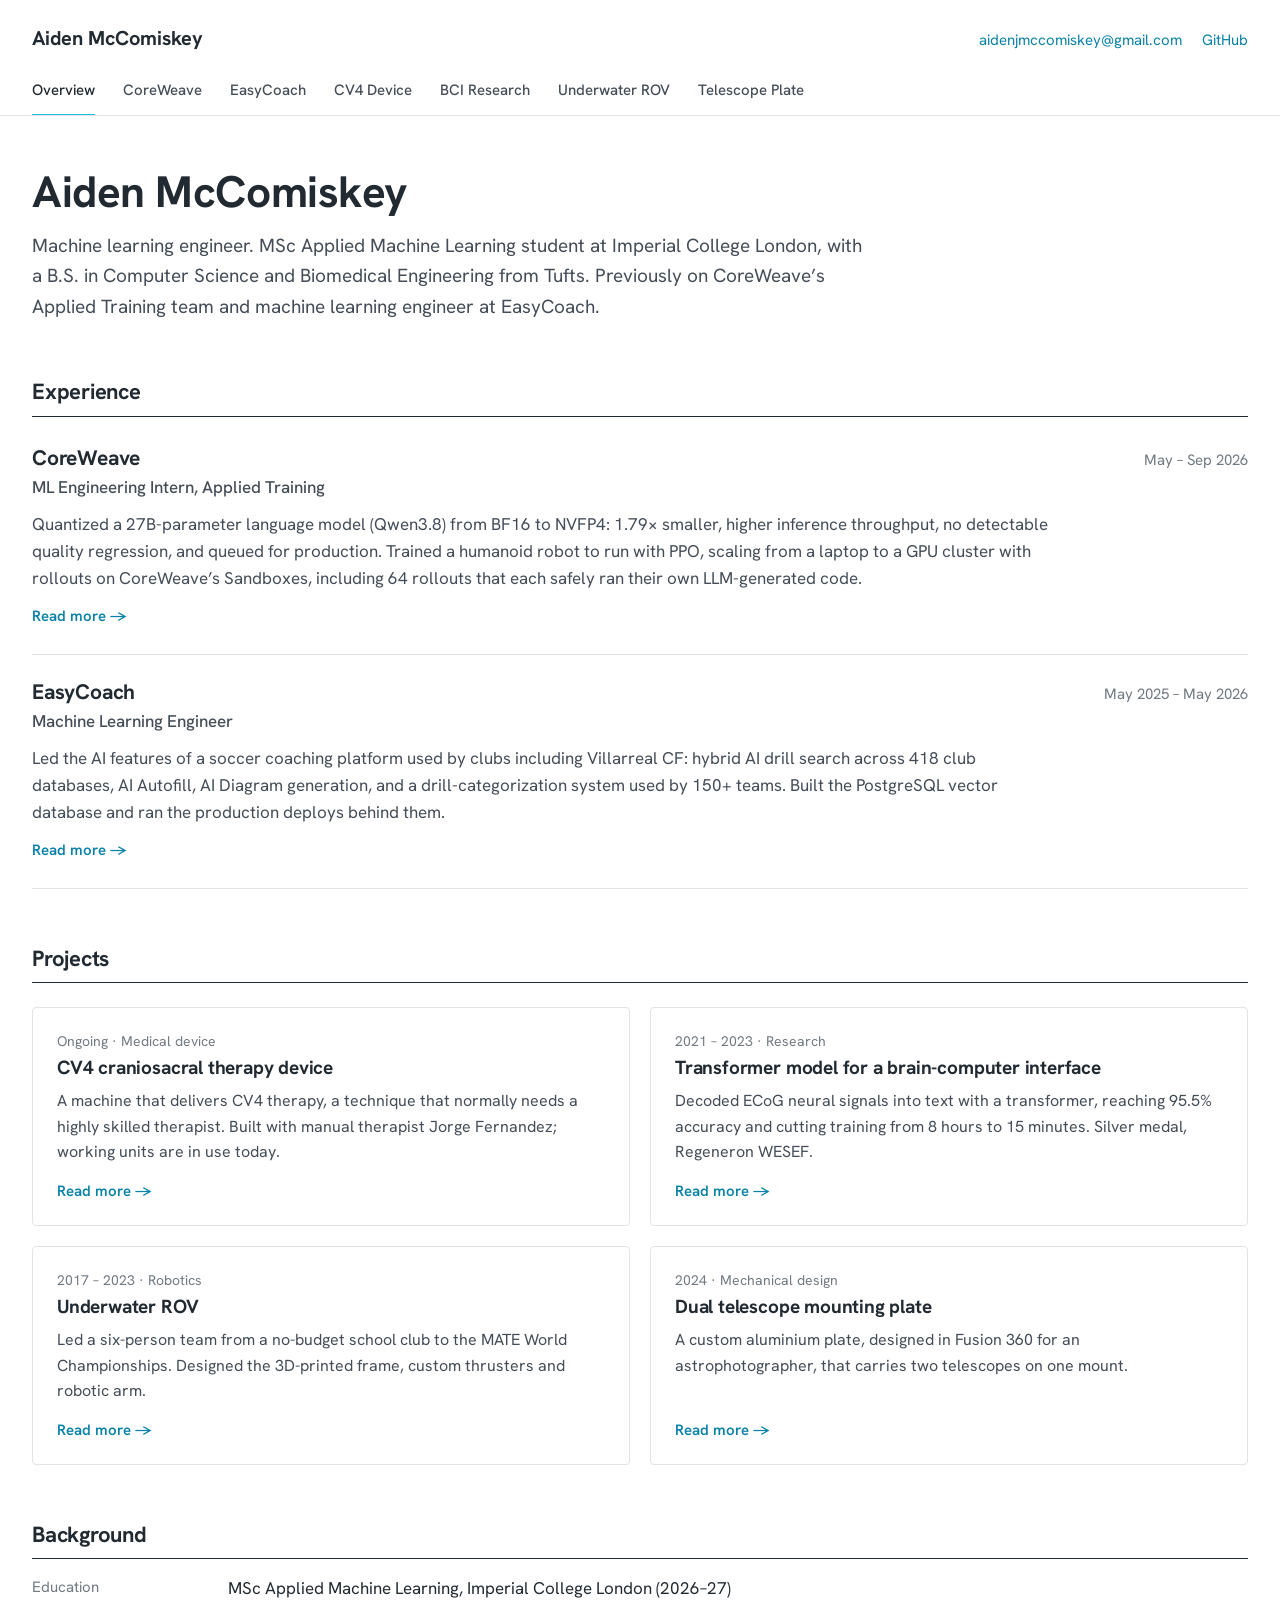
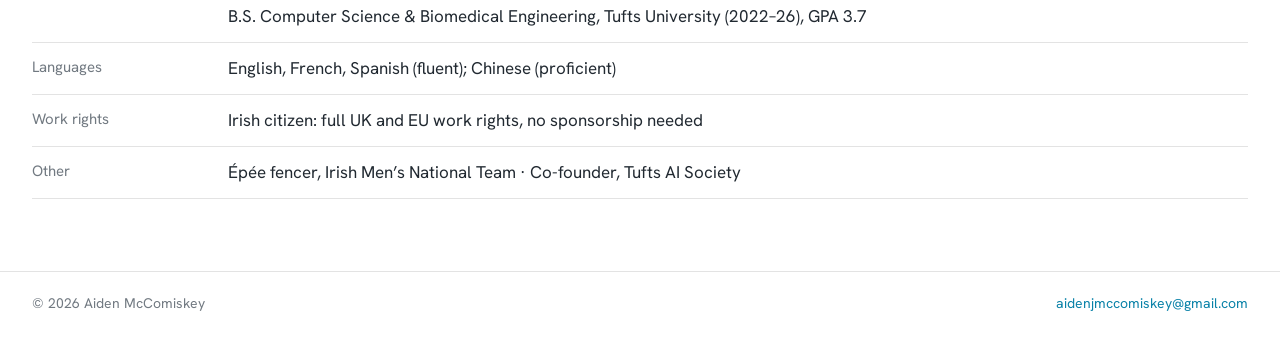
<file: index.html>
<!DOCTYPE html>
<html lang="en">
<head>
	<meta charset="utf-8" />
	<meta name="viewport" content="width=device-width, initial-scale=1" />
	<title>Aiden McComiskey — Machine Learning Engineer</title>
	<meta name="description" content="Aiden McComiskey, machine learning engineer. MSc Applied Machine Learning, Imperial College London." />
	<link rel="preconnect" href="https://fonts.googleapis.com" />
	<link rel="preconnect" href="https://fonts.gstatic.com" crossorigin />
	<link href="https://fonts.googleapis.com/css2?family=Hanken+Grotesk:wght@400;500;600;700&display=swap" rel="stylesheet" />
	<link rel="stylesheet" href="assets/css/site.css" />
</head>
<body>

	<header class="site-header">
		<div class="wrap">
			<div class="top">
				<a class="site-name" href="index.html">Aiden McComiskey</a>
				<div class="site-contact">
					<a href="mailto:aidenjmccomiskey@gmail.com">aidenjmccomiskey@gmail.com</a>
					<a href="https://github.com/AanAillen">GitHub</a>
				</div>
			</div>
			<nav class="tabs" aria-label="Pages">
				<a href="index.html" aria-current="page">Overview</a>
				<a href="CoreWeave.html">CoreWeave</a>
				<a href="EasyCoach.html">EasyCoach</a>
				<a href="CV4.html">CV4 Device</a>
				<a href="BCI.html">BCI Research</a>
				<a href="UROV.html">Underwater ROV</a>
				<a href="Telescope.html">Telescope Plate</a>
			</nav>
		</div>
	</header>

	<main>
		<div class="wrap">
			<section class="intro">
				<h1>Aiden McComiskey</h1>
				<p>Machine learning engineer. MSc Applied Machine Learning student at Imperial College London, with a B.S. in Computer Science and Biomedical Engineering from Tufts. Previously on CoreWeave&rsquo;s Applied Training team and machine learning engineer at EasyCoach.</p>
			</section>

			<section class="block">
				<h2>Experience</h2>
			<div class="entry">
				<div class="entry-head">
					<h3><a href="CoreWeave.html">CoreWeave</a></h3>
					<span class="dates">May &ndash; Sep 2026</span>
				</div>
				<p class="role">ML Engineering Intern, Applied Training</p>
				<p>Quantized a 27B-parameter language model (Qwen3.8) from BF16 to NVFP4: 1.79&times; smaller, higher inference throughput, no detectable quality regression, and queued for production. Trained a humanoid robot to run with PPO, scaling from a laptop to a GPU cluster with rollouts on CoreWeave&rsquo;s Sandboxes, including 64 rollouts that each safely ran their own LLM-generated code.</p>
				<a class="more" href="CoreWeave.html">Read more &rarr;</a>
			</div>
			<div class="entry">
				<div class="entry-head">
					<h3><a href="EasyCoach.html">EasyCoach</a></h3>
					<span class="dates">May 2025 &ndash; May 2026</span>
				</div>
				<p class="role">Machine Learning Engineer</p>
				<p>Led the AI features of a soccer coaching platform used by clubs including Villarreal CF: hybrid AI drill search across 418 club databases, AI Autofill, AI Diagram generation, and a drill-categorization system used by 150+ teams. Built the PostgreSQL vector database and ran the production deploys behind them.</p>
				<a class="more" href="EasyCoach.html">Read more &rarr;</a>
			</div>
			</section>

			<section class="block">
				<h2>Projects</h2>
				<div class="grid">
				<a class="item" href="CV4.html">
					<span class="meta">Ongoing &middot; Medical device</span>
					<h3>CV4 craniosacral therapy device</h3>
					<p>A machine that delivers CV4 therapy, a technique that normally needs a highly skilled therapist. Built with manual therapist Jorge Fernandez; working units are in use today.</p>
					<span class="more">Read more &rarr;</span>
				</a>
				<a class="item" href="BCI.html">
					<span class="meta">2021 &ndash; 2023 &middot; Research</span>
					<h3>Transformer model for a brain-computer interface</h3>
					<p>Decoded ECoG neural signals into text with a transformer, reaching 95.5% accuracy and cutting training from 8 hours to 15 minutes. Silver medal, Regeneron WESEF.</p>
					<span class="more">Read more &rarr;</span>
				</a>
				<a class="item" href="UROV.html">
					<span class="meta">2017 &ndash; 2023 &middot; Robotics</span>
					<h3>Underwater ROV</h3>
					<p>Led a six-person team from a no-budget school club to the MATE World Championships. Designed the 3D-printed frame, custom thrusters and robotic arm.</p>
					<span class="more">Read more &rarr;</span>
				</a>
				<a class="item" href="Telescope.html">
					<span class="meta">2024 &middot; Mechanical design</span>
					<h3>Dual telescope mounting plate</h3>
					<p>A custom aluminium plate, designed in Fusion 360 for an astrophotographer, that carries two telescopes on one mount.</p>
					<span class="more">Read more &rarr;</span>
				</a>
				</div>
			</section>

			<section class="block">
				<h2>Background</h2>
				<dl class="facts">
					<div><dt>Education</dt><dd>MSc Applied Machine Learning, Imperial College London (2026&ndash;27)<br />B.S. Computer Science &amp; Biomedical Engineering, Tufts University (2022&ndash;26), GPA 3.7</dd></div>
					<div><dt>Languages</dt><dd>English, French, Spanish (fluent); Chinese (proficient)</dd></div>
					<div><dt>Work rights</dt><dd>Irish citizen: full UK and EU work rights, no sponsorship needed</dd></div>
					<div><dt>Other</dt><dd>&Eacute;p&eacute;e fencer, Irish Men&rsquo;s National Team &middot; Co-founder, Tufts AI Society</dd></div>
				</dl>
			</section>
		</div>
	</main>

	<footer class="site-footer">
		<div class="wrap">
			<span>&copy; 2026 Aiden McComiskey</span>
			<a href="mailto:aidenjmccomiskey@gmail.com">aidenjmccomiskey@gmail.com</a>
		</div>
	</footer>

</body>
</html>
</file>
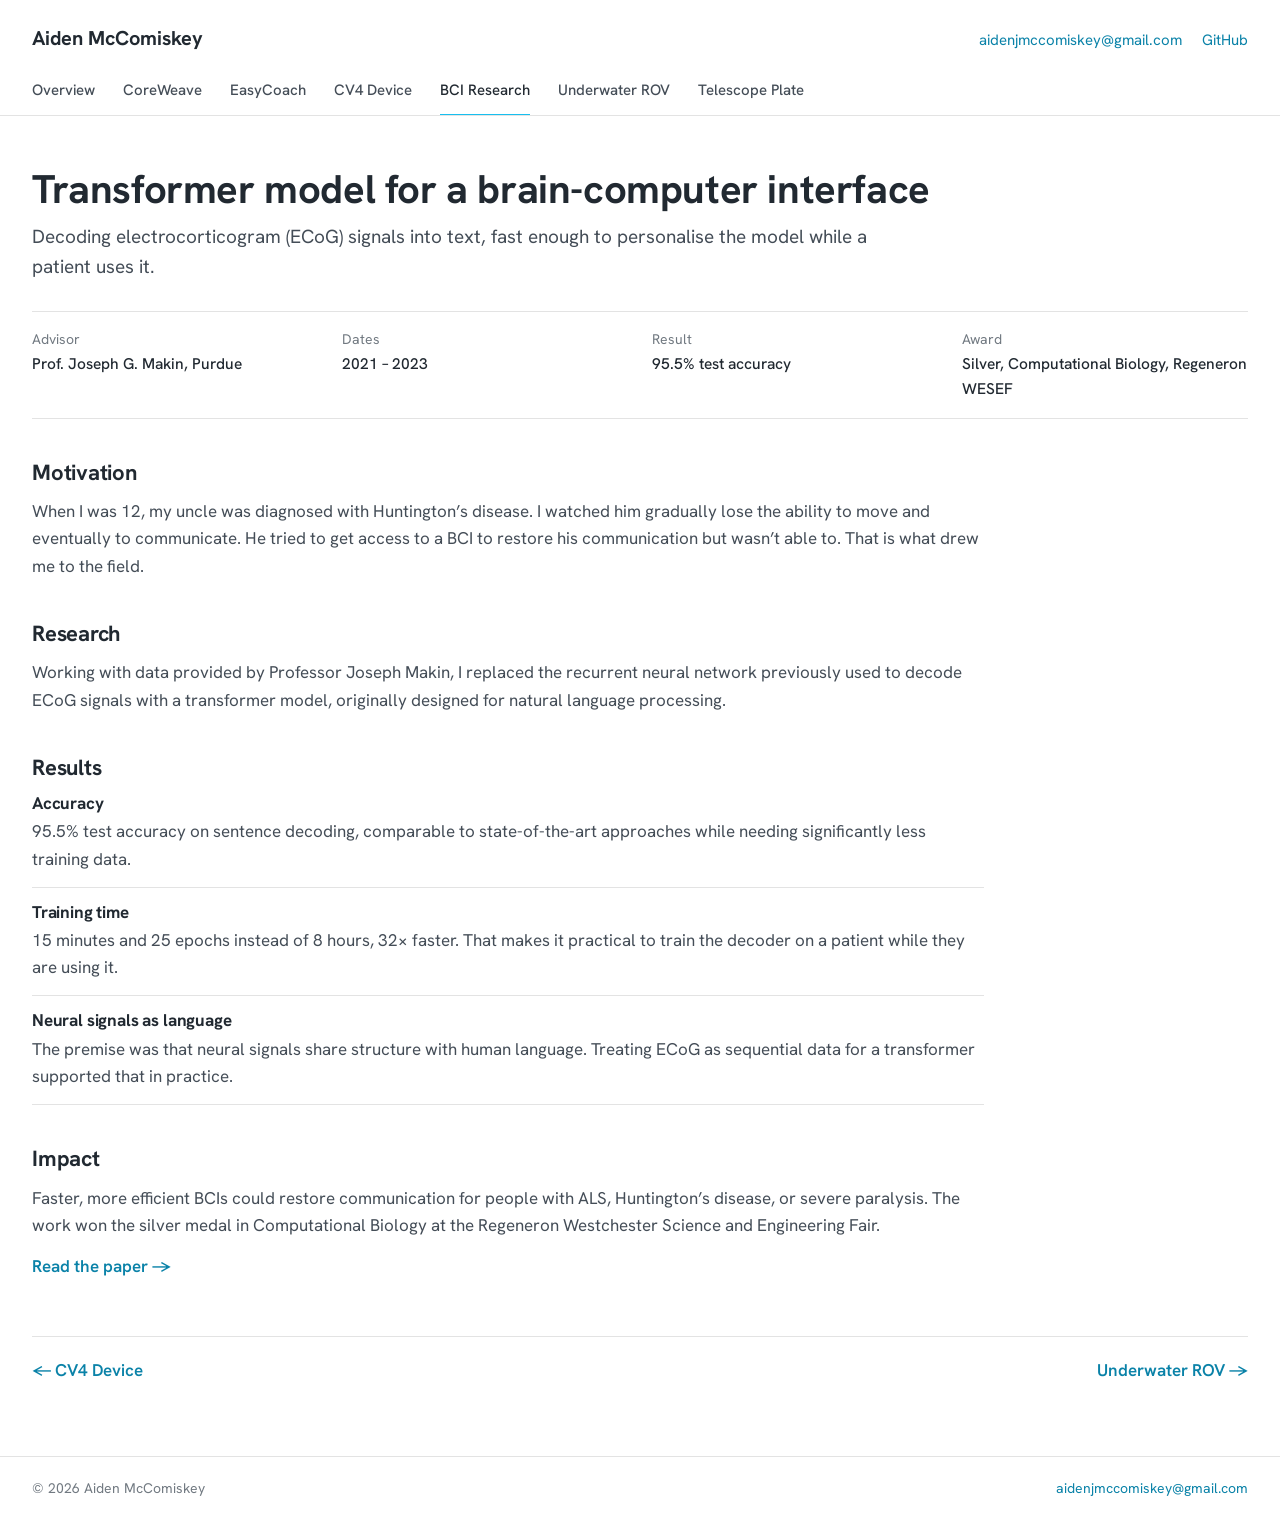
<file: BCI.html>
<!DOCTYPE html>
<html lang="en">
<head>
	<meta charset="utf-8" />
	<meta name="viewport" content="width=device-width, initial-scale=1" />
	<title>BCI Research — Aiden McComiskey</title>
	<meta name="description" content="Transformer model decoding ECoG neural signals to text. Research with Prof. Joseph Makin, Purdue." />
	<link rel="preconnect" href="https://fonts.googleapis.com" />
	<link rel="preconnect" href="https://fonts.gstatic.com" crossorigin />
	<link href="https://fonts.googleapis.com/css2?family=Hanken+Grotesk:wght@400;500;600;700&display=swap" rel="stylesheet" />
	<link rel="stylesheet" href="assets/css/site.css" />
</head>
<body>

	<header class="site-header">
		<div class="wrap">
			<div class="top">
				<a class="site-name" href="index.html">Aiden McComiskey</a>
				<div class="site-contact">
					<a href="mailto:aidenjmccomiskey@gmail.com">aidenjmccomiskey@gmail.com</a>
					<a href="https://github.com/AanAillen">GitHub</a>
				</div>
			</div>
			<nav class="tabs" aria-label="Pages">
				<a href="index.html">Overview</a>
				<a href="CoreWeave.html">CoreWeave</a>
				<a href="EasyCoach.html">EasyCoach</a>
				<a href="CV4.html">CV4 Device</a>
				<a href="BCI.html" aria-current="page">BCI Research</a>
				<a href="UROV.html">Underwater ROV</a>
				<a href="Telescope.html">Telescope Plate</a>
			</nav>
		</div>
	</header>

	<main>
		<div class="wrap">
			<section class="page-title">
				<h1>Transformer model for a brain-computer interface</h1>
				<p class="sub">Decoding electrocorticogram (ECoG) signals into text, fast enough to personalise the model while a patient uses it.</p>
			</section>

			<dl class="summary">
				<div><dt>Advisor</dt><dd>Prof. Joseph G. Makin, Purdue</dd></div>
				<div><dt>Dates</dt><dd>2021 &ndash; 2023</dd></div>
				<div><dt>Result</dt><dd>95.5% test accuracy</dd></div>
				<div><dt>Award</dt><dd>Silver, Computational Biology, Regeneron WESEF</dd></div>
			</dl>

			<article class="article">
				<section>
					<h2>Motivation</h2>
					<p>When I was 12, my uncle was diagnosed with Huntington&rsquo;s disease. I watched him gradually lose the ability to move and eventually to communicate. He tried to get access to a BCI to restore his communication but wasn&rsquo;t able to. That is what drew me to the field.</p>
				</section>

				<section>
					<h2>Research</h2>
					<p>Working with data provided by Professor Joseph Makin, I replaced the recurrent neural network previously used to decode ECoG signals with a transformer model, originally designed for natural language processing.</p>
				</section>

				<section>
					<h2>Results</h2>
					<ul class="list">
						<li><h3>Accuracy</h3><p>95.5% test accuracy on sentence decoding, comparable to state-of-the-art approaches while needing significantly less training data.</p></li>
						<li><h3>Training time</h3><p>15 minutes and 25 epochs instead of 8 hours, 32&times; faster. That makes it practical to train the decoder on a patient while they are using it.</p></li>
						<li><h3>Neural signals as language</h3><p>The premise was that neural signals share structure with human language. Treating ECoG as sequential data for a transformer supported that in practice.</p></li>
					</ul>
				</section>

				<section>
					<h2>Impact</h2>
					<p>Faster, more efficient BCIs could restore communication for people with ALS, Huntington&rsquo;s disease, or severe paralysis. The work won the silver medal in Computational Biology at the Regeneron Westchester Science and Engineering Fair.</p>
					<p><a class="link-out" href="https://drive.google.com/file/d/18fvQPgKlNnCjm6hLP7cpRO7jWf8oB6cc/view?usp=sharing">Read the paper &rarr;</a></p>
				</section>
			</article>
			<nav class="pager" aria-label="Pages">
				<a href="CV4.html">&larr; CV4 Device</a>
				<a href="UROV.html">Underwater ROV &rarr;</a>
			</nav>
		</div>
	</main>

	<footer class="site-footer">
		<div class="wrap">
			<span>&copy; 2026 Aiden McComiskey</span>
			<a href="mailto:aidenjmccomiskey@gmail.com">aidenjmccomiskey@gmail.com</a>
		</div>
	</footer>

</body>
</html>
</file>
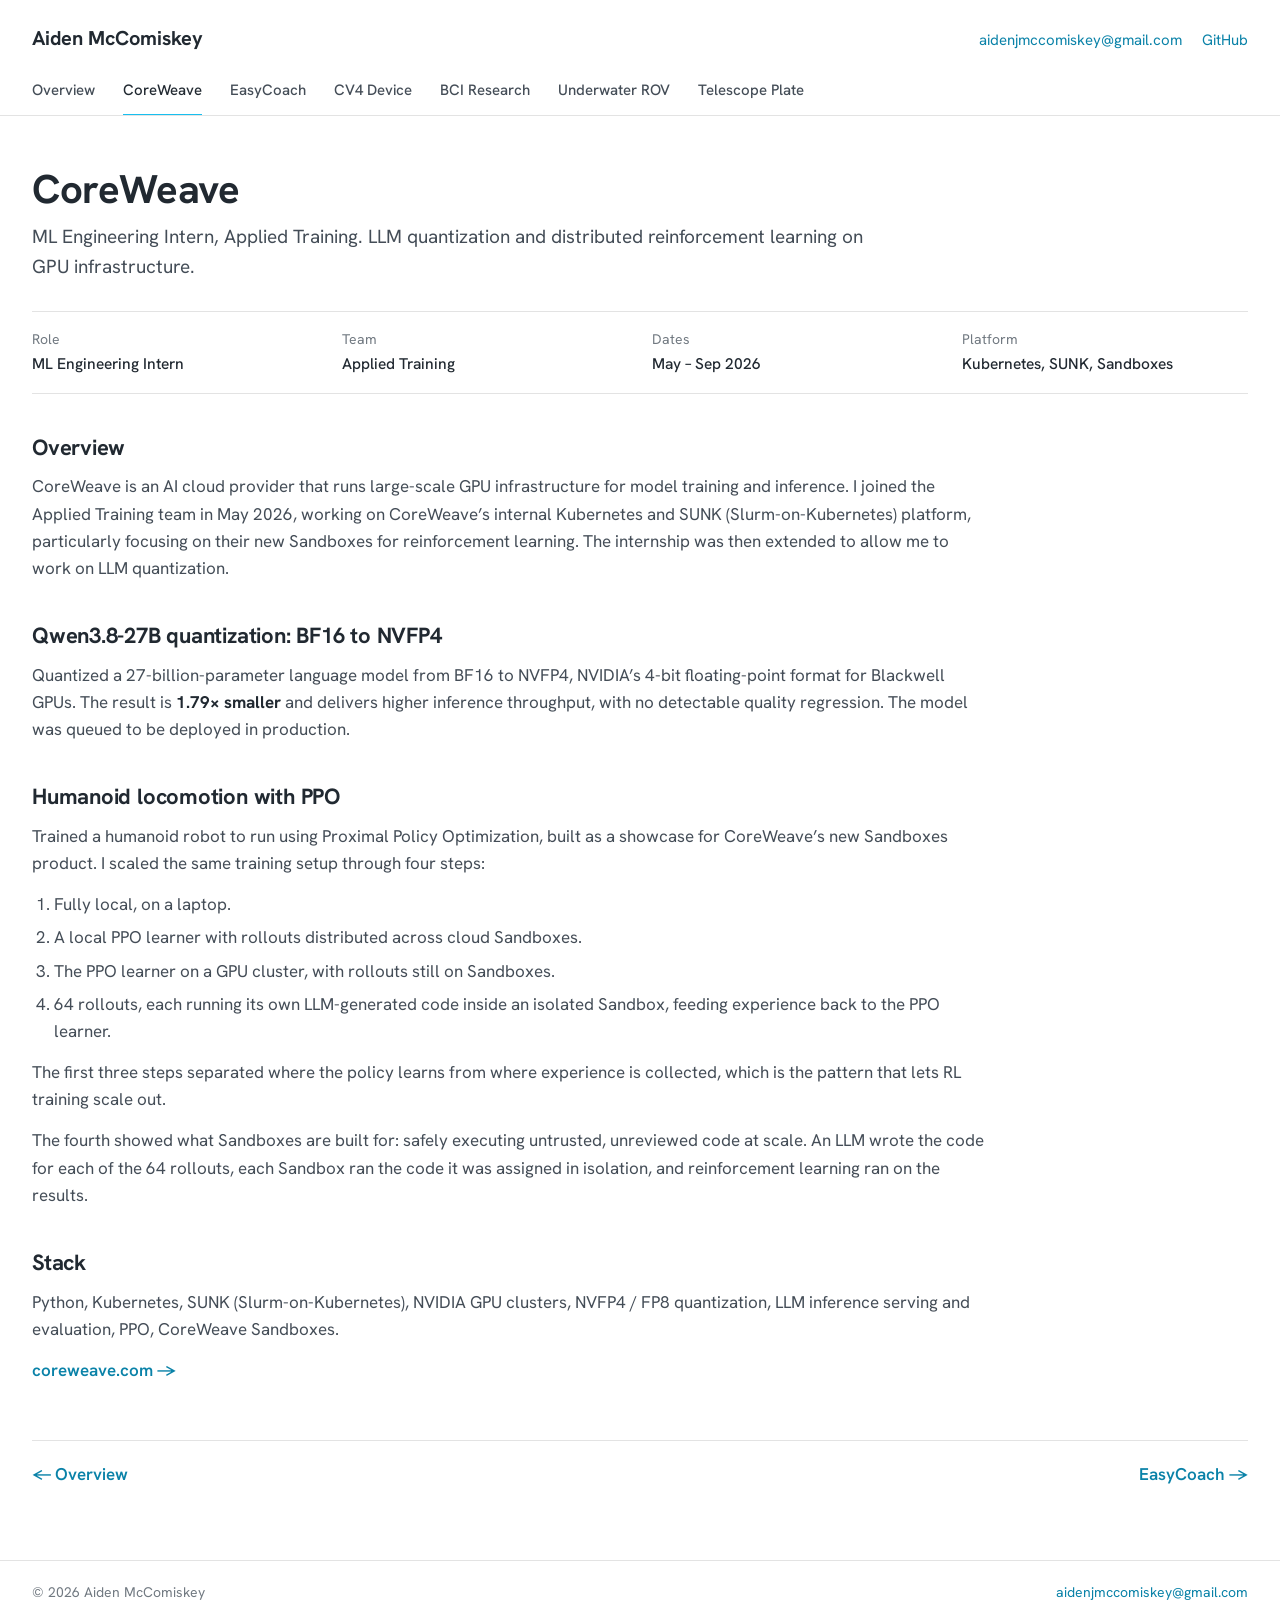
<file: CoreWeave.html>
<!DOCTYPE html>
<html lang="en">
<head>
	<meta charset="utf-8" />
	<meta name="viewport" content="width=device-width, initial-scale=1" />
	<title>CoreWeave — Aiden McComiskey</title>
	<meta name="description" content="ML Engineering Intern on CoreWeave's Applied Training team." />
	<link rel="preconnect" href="https://fonts.googleapis.com" />
	<link rel="preconnect" href="https://fonts.gstatic.com" crossorigin />
	<link href="https://fonts.googleapis.com/css2?family=Hanken+Grotesk:wght@400;500;600;700&display=swap" rel="stylesheet" />
	<link rel="stylesheet" href="assets/css/site.css" />
</head>
<body>

	<header class="site-header">
		<div class="wrap">
			<div class="top">
				<a class="site-name" href="index.html">Aiden McComiskey</a>
				<div class="site-contact">
					<a href="mailto:aidenjmccomiskey@gmail.com">aidenjmccomiskey@gmail.com</a>
					<a href="https://github.com/AanAillen">GitHub</a>
				</div>
			</div>
			<nav class="tabs" aria-label="Pages">
				<a href="index.html">Overview</a>
				<a href="CoreWeave.html" aria-current="page">CoreWeave</a>
				<a href="EasyCoach.html">EasyCoach</a>
				<a href="CV4.html">CV4 Device</a>
				<a href="BCI.html">BCI Research</a>
				<a href="UROV.html">Underwater ROV</a>
				<a href="Telescope.html">Telescope Plate</a>
			</nav>
		</div>
	</header>

	<main>
		<div class="wrap">
			<section class="page-title">
				<h1>CoreWeave</h1>
				<p class="sub">ML Engineering Intern, Applied Training. LLM quantization and distributed reinforcement learning on GPU infrastructure.</p>
			</section>

			<dl class="summary">
				<div><dt>Role</dt><dd>ML Engineering Intern</dd></div>
				<div><dt>Team</dt><dd>Applied Training</dd></div>
				<div><dt>Dates</dt><dd>May &ndash; Sep 2026</dd></div>
				<div><dt>Platform</dt><dd>Kubernetes, SUNK, Sandboxes</dd></div>
			</dl>

			<article class="article">
				<section>
					<h2>Overview</h2>
					<p>CoreWeave is an AI cloud provider that runs large-scale GPU infrastructure for model training and inference. I joined the Applied Training team in May 2026, working on CoreWeave&rsquo;s internal Kubernetes and SUNK (Slurm-on-Kubernetes) platform, particularly focusing on their new Sandboxes for reinforcement learning. The internship was then extended to allow me to work on LLM quantization.</p>
				</section>

				<section>
					<h2>Qwen3.8-27B quantization: BF16 to NVFP4</h2>
					<p>Quantized a 27-billion-parameter language model from BF16 to NVFP4, NVIDIA&rsquo;s 4-bit floating-point format for Blackwell GPUs. The result is <strong>1.79&times; smaller</strong> and delivers higher inference throughput, with no detectable quality regression. The model was queued to be deployed in production.</p>
				</section>

				<section>
					<h2>Humanoid locomotion with PPO</h2>
					<p>Trained a humanoid robot to run using Proximal Policy Optimization, built as a showcase for CoreWeave&rsquo;s new Sandboxes product. I scaled the same training setup through four steps:</p>
					<ol>
						<li>Fully local, on a laptop.</li>
						<li>A local PPO learner with rollouts distributed across cloud Sandboxes.</li>
						<li>The PPO learner on a GPU cluster, with rollouts still on Sandboxes.</li>
						<li>64 rollouts, each running its own LLM-generated code inside an isolated Sandbox, feeding experience back to the PPO learner.</li>
					</ol>
					<p>The first three steps separated where the policy learns from where experience is collected, which is the pattern that lets RL training scale out.</p>
					<p>The fourth showed what Sandboxes are built for: safely executing untrusted, unreviewed code at scale. An LLM wrote the code for each of the 64 rollouts, each Sandbox ran the code it was assigned in isolation, and reinforcement learning ran on the results.</p>
				</section>

				<section>
					<h2>Stack</h2>
					<p>Python, Kubernetes, SUNK (Slurm-on-Kubernetes), NVIDIA GPU clusters, NVFP4 / FP8 quantization, LLM inference serving and evaluation, PPO, CoreWeave Sandboxes.</p>
					<p><a class="link-out" href="https://www.coreweave.com/">coreweave.com &rarr;</a></p>
				</section>
			</article>
			<nav class="pager" aria-label="Pages">
				<a href="index.html">&larr; Overview</a>
				<a href="EasyCoach.html">EasyCoach &rarr;</a>
			</nav>
		</div>
	</main>

	<footer class="site-footer">
		<div class="wrap">
			<span>&copy; 2026 Aiden McComiskey</span>
			<a href="mailto:aidenjmccomiskey@gmail.com">aidenjmccomiskey@gmail.com</a>
		</div>
	</footer>

</body>
</html>
</file>
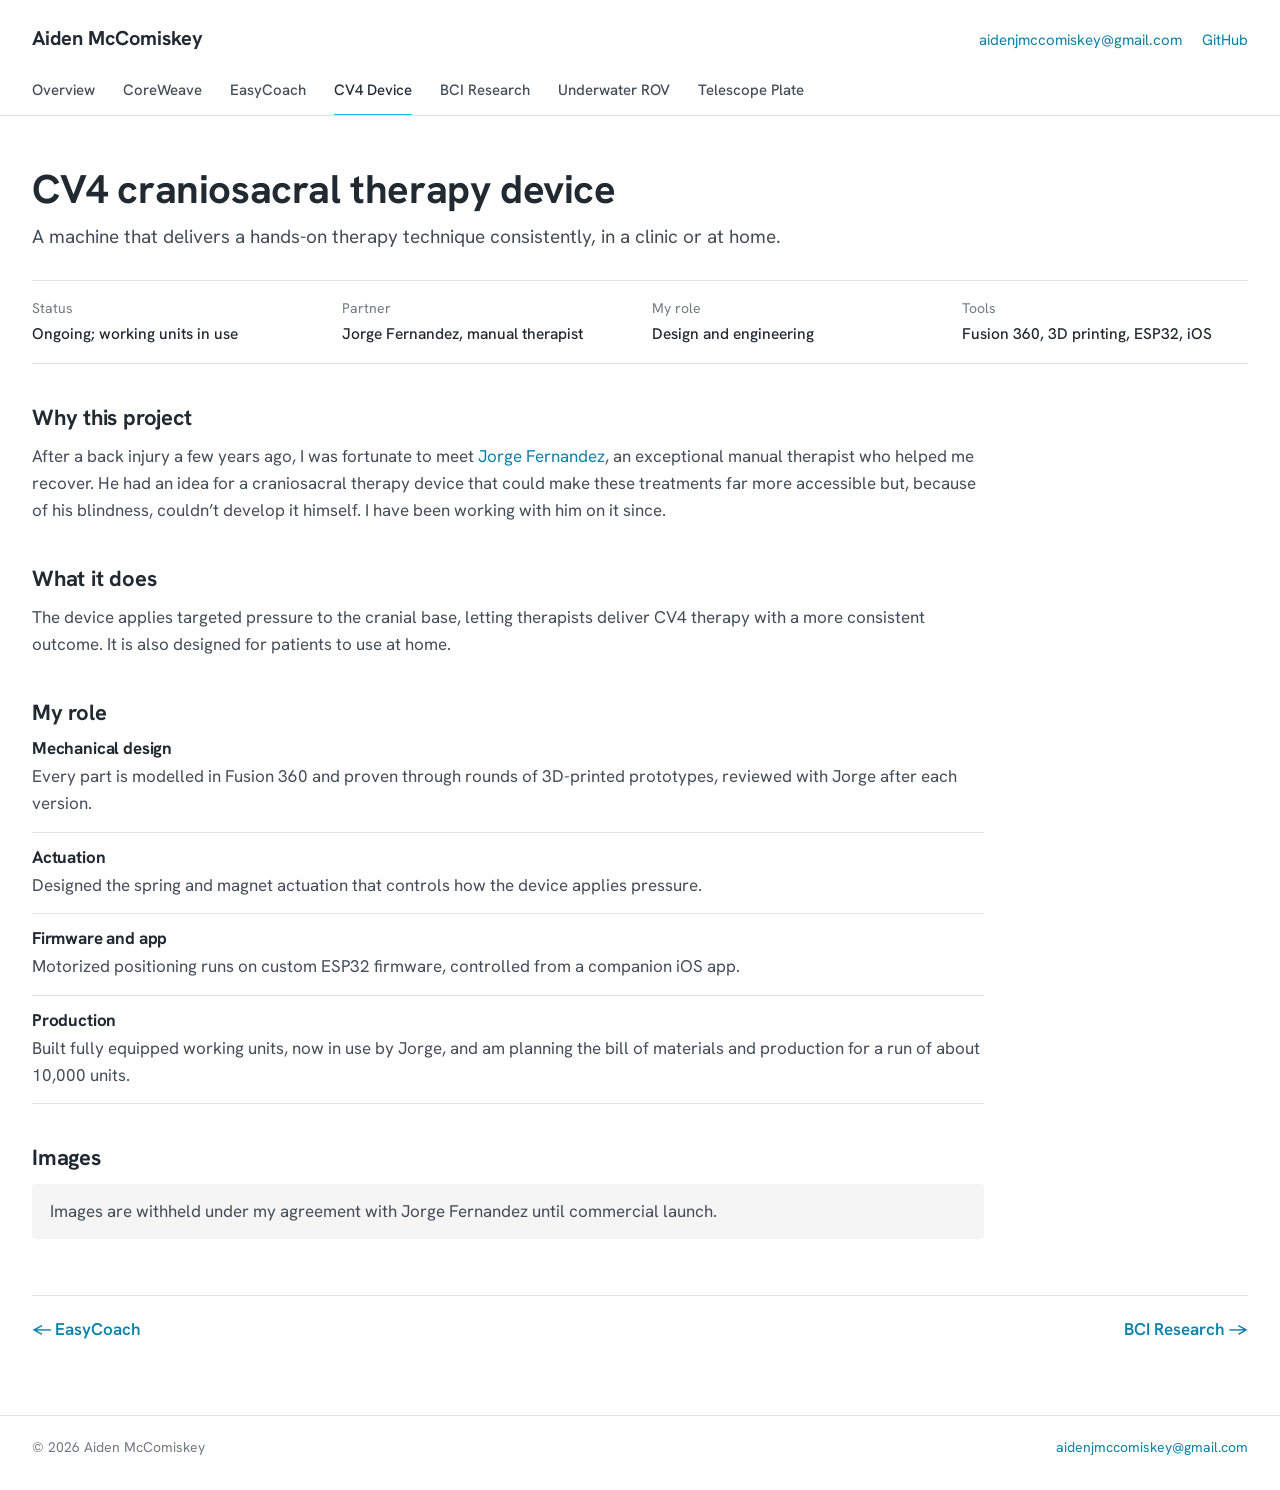
<file: CV4.html>
<!DOCTYPE html>
<html lang="en">
<head>
	<meta charset="utf-8" />
	<meta name="viewport" content="width=device-width, initial-scale=1" />
	<title>CV4 Device — Aiden McComiskey</title>
	<meta name="description" content="Designing a CV4 craniosacral therapy device with manual therapist Jorge Fernandez." />
	<link rel="preconnect" href="https://fonts.googleapis.com" />
	<link rel="preconnect" href="https://fonts.gstatic.com" crossorigin />
	<link href="https://fonts.googleapis.com/css2?family=Hanken+Grotesk:wght@400;500;600;700&display=swap" rel="stylesheet" />
	<link rel="stylesheet" href="assets/css/site.css" />
</head>
<body>

	<header class="site-header">
		<div class="wrap">
			<div class="top">
				<a class="site-name" href="index.html">Aiden McComiskey</a>
				<div class="site-contact">
					<a href="mailto:aidenjmccomiskey@gmail.com">aidenjmccomiskey@gmail.com</a>
					<a href="https://github.com/AanAillen">GitHub</a>
				</div>
			</div>
			<nav class="tabs" aria-label="Pages">
				<a href="index.html">Overview</a>
				<a href="CoreWeave.html">CoreWeave</a>
				<a href="EasyCoach.html">EasyCoach</a>
				<a href="CV4.html" aria-current="page">CV4 Device</a>
				<a href="BCI.html">BCI Research</a>
				<a href="UROV.html">Underwater ROV</a>
				<a href="Telescope.html">Telescope Plate</a>
			</nav>
		</div>
	</header>

	<main>
		<div class="wrap">
			<section class="page-title">
				<h1>CV4 craniosacral therapy device</h1>
				<p class="sub">A machine that delivers a hands-on therapy technique consistently, in a clinic or at home.</p>
			</section>

			<dl class="summary">
				<div><dt>Status</dt><dd>Ongoing; working units in use</dd></div>
				<div><dt>Partner</dt><dd>Jorge Fernandez, manual therapist</dd></div>
				<div><dt>My role</dt><dd>Design and engineering</dd></div>
				<div><dt>Tools</dt><dd>Fusion 360, 3D printing, ESP32, iOS</dd></div>
			</dl>

			<article class="article">
				<section>
					<h2>Why this project</h2>
					<p>After a back injury a few years ago, I was fortunate to meet <a href="https://www.jorgemanualtherapy.com/">Jorge Fernandez</a>, an exceptional manual therapist who helped me recover. He had an idea for a craniosacral therapy device that could make these treatments far more accessible but, because of his blindness, couldn&rsquo;t develop it himself. I have been working with him on it since.</p>
				</section>

				<section>
					<h2>What it does</h2>
					<p>The device applies targeted pressure to the cranial base, letting therapists deliver CV4 therapy with a more consistent outcome. It is also designed for patients to use at home.</p>
				</section>

				<section>
					<h2>My role</h2>
					<ul class="list">
						<li><h3>Mechanical design</h3><p>Every part is modelled in Fusion 360 and proven through rounds of 3D-printed prototypes, reviewed with Jorge after each version.</p></li>
						<li><h3>Actuation</h3><p>Designed the spring and magnet actuation that controls how the device applies pressure.</p></li>
						<li><h3>Firmware and app</h3><p>Motorized positioning runs on custom ESP32 firmware, controlled from a companion iOS app.</p></li>
						<li><h3>Production</h3><p>Built fully equipped working units, now in use by Jorge, and am planning the bill of materials and production for a run of about 10,000 units.</p></li>
					</ul>
				</section>

				<section>
					<h2>Images</h2>
					<p class="note">Images are withheld under my agreement with Jorge Fernandez until commercial launch.</p>
				</section>
			</article>
			<nav class="pager" aria-label="Pages">
				<a href="EasyCoach.html">&larr; EasyCoach</a>
				<a href="BCI.html">BCI Research &rarr;</a>
			</nav>
		</div>
	</main>

	<footer class="site-footer">
		<div class="wrap">
			<span>&copy; 2026 Aiden McComiskey</span>
			<a href="mailto:aidenjmccomiskey@gmail.com">aidenjmccomiskey@gmail.com</a>
		</div>
	</footer>

</body>
</html>
</file>
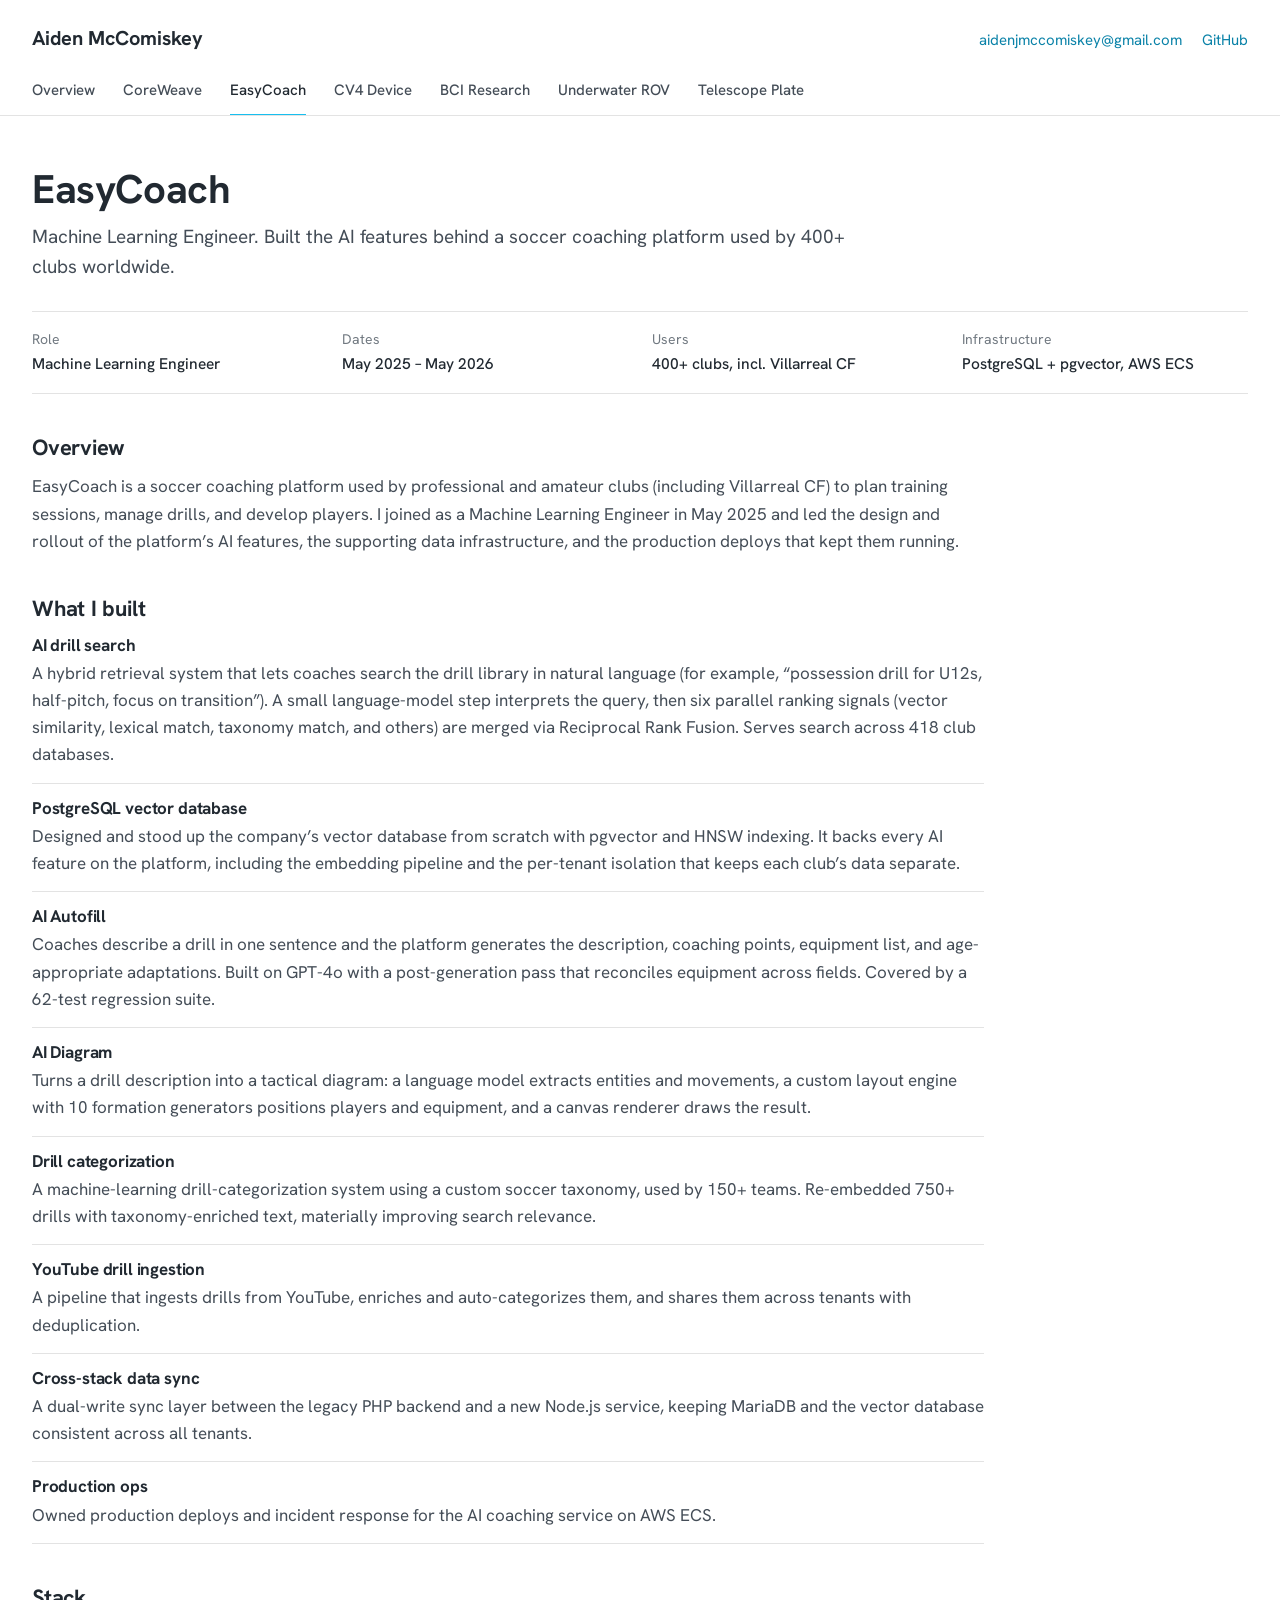
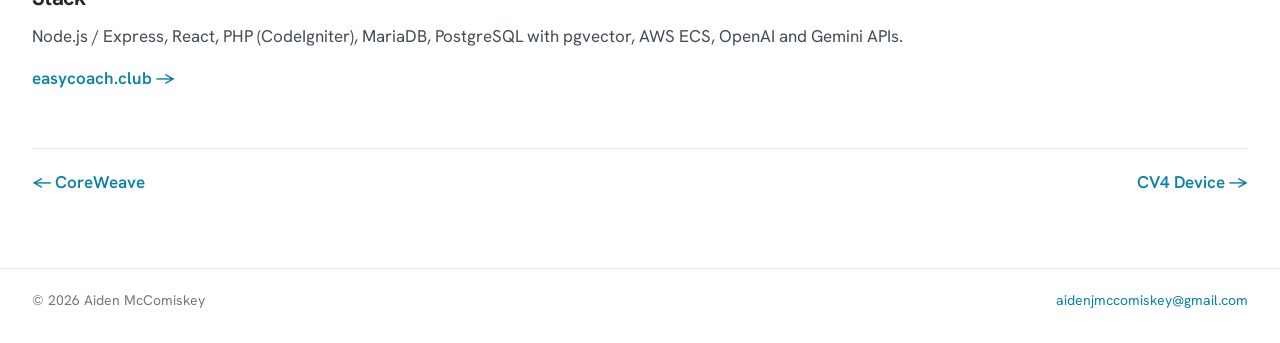
<file: EasyCoach.html>
<!DOCTYPE html>
<html lang="en">
<head>
	<meta charset="utf-8" />
	<meta name="viewport" content="width=device-width, initial-scale=1" />
	<title>EasyCoach — Aiden McComiskey</title>
	<meta name="description" content="Machine Learning Engineer at EasyCoach." />
	<link rel="preconnect" href="https://fonts.googleapis.com" />
	<link rel="preconnect" href="https://fonts.gstatic.com" crossorigin />
	<link href="https://fonts.googleapis.com/css2?family=Hanken+Grotesk:wght@400;500;600;700&display=swap" rel="stylesheet" />
	<link rel="stylesheet" href="assets/css/site.css" />
</head>
<body>

	<header class="site-header">
		<div class="wrap">
			<div class="top">
				<a class="site-name" href="index.html">Aiden McComiskey</a>
				<div class="site-contact">
					<a href="mailto:aidenjmccomiskey@gmail.com">aidenjmccomiskey@gmail.com</a>
					<a href="https://github.com/AanAillen">GitHub</a>
				</div>
			</div>
			<nav class="tabs" aria-label="Pages">
				<a href="index.html">Overview</a>
				<a href="CoreWeave.html">CoreWeave</a>
				<a href="EasyCoach.html" aria-current="page">EasyCoach</a>
				<a href="CV4.html">CV4 Device</a>
				<a href="BCI.html">BCI Research</a>
				<a href="UROV.html">Underwater ROV</a>
				<a href="Telescope.html">Telescope Plate</a>
			</nav>
		</div>
	</header>

	<main>
		<div class="wrap">
			<section class="page-title">
				<h1>EasyCoach</h1>
				<p class="sub">Machine Learning Engineer. Built the AI features behind a soccer coaching platform used by 400+ clubs worldwide.</p>
			</section>

			<dl class="summary">
				<div><dt>Role</dt><dd>Machine Learning Engineer</dd></div>
				<div><dt>Dates</dt><dd>May 2025 &ndash; May 2026</dd></div>
				<div><dt>Users</dt><dd>400+ clubs, incl. Villarreal CF</dd></div>
				<div><dt>Infrastructure</dt><dd>PostgreSQL + pgvector, AWS ECS</dd></div>
			</dl>

			<article class="article">
				<section>
					<h2>Overview</h2>
					<p>EasyCoach is a soccer coaching platform used by professional and amateur clubs (including Villarreal CF) to plan training sessions, manage drills, and develop players. I joined as a Machine Learning Engineer in May 2025 and led the design and rollout of the platform&rsquo;s AI features, the supporting data infrastructure, and the production deploys that kept them running.</p>
				</section>

				<section>
					<h2>What I built</h2>
					<ul class="list">
						<li><h3>AI drill search</h3><p>A hybrid retrieval system that lets coaches search the drill library in natural language (for example, &ldquo;possession drill for U12s, half-pitch, focus on transition&rdquo;). A small language-model step interprets the query, then six parallel ranking signals (vector similarity, lexical match, taxonomy match, and others) are merged via Reciprocal Rank Fusion. Serves search across 418 club databases.</p></li>
						<li><h3>PostgreSQL vector database</h3><p>Designed and stood up the company&rsquo;s vector database from scratch with pgvector and HNSW indexing. It backs every AI feature on the platform, including the embedding pipeline and the per-tenant isolation that keeps each club&rsquo;s data separate.</p></li>
						<li><h3>AI Autofill</h3><p>Coaches describe a drill in one sentence and the platform generates the description, coaching points, equipment list, and age-appropriate adaptations. Built on GPT-4o with a post-generation pass that reconciles equipment across fields. Covered by a 62-test regression suite.</p></li>
						<li><h3>AI Diagram</h3><p>Turns a drill description into a tactical diagram: a language model extracts entities and movements, a custom layout engine with 10 formation generators positions players and equipment, and a canvas renderer draws the result.</p></li>
						<li><h3>Drill categorization</h3><p>A machine-learning drill-categorization system using a custom soccer taxonomy, used by 150+ teams. Re-embedded 750+ drills with taxonomy-enriched text, materially improving search relevance.</p></li>
						<li><h3>YouTube drill ingestion</h3><p>A pipeline that ingests drills from YouTube, enriches and auto-categorizes them, and shares them across tenants with deduplication.</p></li>
						<li><h3>Cross-stack data sync</h3><p>A dual-write sync layer between the legacy PHP backend and a new Node.js service, keeping MariaDB and the vector database consistent across all tenants.</p></li>
						<li><h3>Production ops</h3><p>Owned production deploys and incident response for the AI coaching service on AWS ECS.</p></li>
					</ul>
				</section>

				<section>
					<h2>Stack</h2>
					<p>Node.js / Express, React, PHP (CodeIgniter), MariaDB, PostgreSQL with pgvector, AWS ECS, OpenAI and Gemini APIs.</p>
					<p><a class="link-out" href="https://www.easycoach.club/">easycoach.club &rarr;</a></p>
				</section>
			</article>
			<nav class="pager" aria-label="Pages">
				<a href="CoreWeave.html">&larr; CoreWeave</a>
				<a href="CV4.html">CV4 Device &rarr;</a>
			</nav>
		</div>
	</main>

	<footer class="site-footer">
		<div class="wrap">
			<span>&copy; 2026 Aiden McComiskey</span>
			<a href="mailto:aidenjmccomiskey@gmail.com">aidenjmccomiskey@gmail.com</a>
		</div>
	</footer>

</body>
</html>
</file>
<file: assets/css/site.css>
/* Aiden McComiskey — portfolio */

:root {
	--bg: #ffffff;
	--bg-alt: #f5f5f5;
	--ink: #212931;
	--ink-2: #444d57;
	--muted: #717981;
	--rule: #e3e3e3;
	--accent: #18bfef;
	--accent-text: #0a82a8;

	--font: "Hanken Grotesk", "Helvetica Neue", Arial, sans-serif;
	--wrap: 1280px;
	--gutter: clamp(16px, 4vw, 32px);
}

*, *::before, *::after { box-sizing: border-box; }

html { -webkit-text-size-adjust: 100%; }

body {
	margin: 0;
	background: var(--bg);
	color: var(--ink);
	font-family: var(--font);
	font-size: 17px;
	line-height: 1.6;
	-webkit-font-smoothing: antialiased;
}

img { max-width: 100%; display: block; }

a { color: var(--accent-text); text-decoration: none; }
a:hover { text-decoration: underline; text-underline-offset: 3px; }

:focus-visible { outline: 2px solid var(--accent); outline-offset: 2px; }

h1, h2, h3 { color: var(--ink); line-height: 1.25; letter-spacing: -0.01em; }

.wrap { max-width: var(--wrap); margin: 0 auto; padding: 0 var(--gutter); }

/* ---------- Header + tabs ---------- */

.site-header { border-bottom: 1px solid var(--rule); }
.site-header .top {
	display: flex;
	justify-content: space-between;
	align-items: baseline;
	flex-wrap: wrap;
	gap: 4px 24px;
	padding-top: 22px;
	padding-bottom: 14px;
}
.site-name { font-size: 20px; font-weight: 700; color: var(--ink); }
.site-name:hover { text-decoration: none; }
.site-contact { display: flex; gap: 20px; font-size: 15px; }

.tabs {
	display: flex;
	gap: 28px;
	overflow-x: auto;
	scrollbar-width: none;
	-webkit-overflow-scrolling: touch;
}
.tabs::-webkit-scrollbar { display: none; }
.tabs a {
	flex: none;
	padding: 10px 0 12px;
	font-size: 15px;
	font-weight: 500;
	color: var(--ink-2);
	border-bottom: 2px solid transparent;
	margin-bottom: -1px;
}
.tabs a:hover { color: var(--ink); text-decoration: none; border-bottom-color: var(--rule); }
.tabs a[aria-current="page"] { color: var(--ink); border-bottom-color: var(--accent); }

/* ---------- Page body ---------- */

main { padding: 48px 0 72px; }

.intro h1 { font-size: clamp(32px, 4.5vw, 44px); margin: 0 0 12px; font-weight: 700; }
.intro p { font-size: 19px; color: var(--ink-2); max-width: 44em; margin: 0; }

.block { margin-top: 56px; }
.block > h2 {
	font-size: 22px;
	font-weight: 700;
	margin: 0 0 4px;
	padding-bottom: 10px;
	border-bottom: 1px solid var(--ink);
}

/* Experience entries */
.entry { padding: 24px 0; border-bottom: 1px solid var(--rule); }
.entry-head { display: flex; justify-content: space-between; align-items: baseline; flex-wrap: wrap; gap: 4px 16px; }
.entry h3 { font-size: 21px; margin: 0; font-weight: 700; }
.entry h3 a { color: var(--ink); }
.entry .dates { color: var(--muted); font-size: 15px; white-space: nowrap; }
.entry .role { color: var(--ink-2); font-weight: 500; margin: 2px 0 10px; }
.entry p { margin: 0 0 10px; color: var(--ink-2); max-width: 60em; }
.more { font-weight: 600; font-size: 15px; }

/* Project grid */
.grid { display: grid; grid-template-columns: 1fr 1fr; gap: 20px; margin-top: 24px; }
.item {
	display: flex;
	flex-direction: column;
	border: 1px solid var(--rule);
	border-radius: 4px;
	padding: 22px 24px;
	color: inherit;
	transition: border-color .15s;
}
.item:hover { border-color: var(--muted); text-decoration: none; }
.item .meta { font-size: 14px; color: var(--muted); }
.item h3 { font-size: 19px; margin: 4px 0 8px; font-weight: 700; }
.item p { margin: 0 0 14px; color: var(--ink-2); font-size: 16px; }
.item .more { margin-top: auto; color: var(--accent-text); }
.item:hover .more { text-decoration: underline; text-underline-offset: 3px; }
@media (max-width: 720px) { .grid { grid-template-columns: 1fr; } }

/* Background facts */
.facts { margin: 0; }
.facts > div { display: grid; grid-template-columns: 180px 1fr; gap: 16px; padding: 12px 0; border-bottom: 1px solid var(--rule); }
.facts dt { color: var(--muted); font-size: 15px; }
.facts dd { margin: 0; }
@media (max-width: 560px) { .facts > div { grid-template-columns: 1fr; gap: 2px; } }

/* ---------- Detail pages ---------- */

.page-title h1 { font-size: clamp(30px, 4vw, 40px); margin: 0 0 8px; font-weight: 700; }
.page-title .sub { font-size: 19px; color: var(--ink-2); margin: 0; max-width: 44em; }

.summary {
	display: grid;
	grid-template-columns: repeat(4, 1fr);
	gap: 16px 24px;
	margin: 28px 0 0;
	padding: 16px 0;
	border-top: 1px solid var(--rule);
	border-bottom: 1px solid var(--rule);
}
.summary dt { font-size: 14px; color: var(--muted); }
.summary dd { margin: 2px 0 0; font-size: 15.5px; font-weight: 500; }
@media (max-width: 720px) { .summary { grid-template-columns: 1fr 1fr; } }

.article { max-width: 56em; }
.article section { margin-top: 40px; }
.article h2 { font-size: 22px; font-weight: 700; margin: 0 0 12px; }
.article h3 { font-size: 17px; font-weight: 700; margin: 0 0 4px; }
.article p { margin: 0 0 14px; color: var(--ink-2); }
.article ol, .article ul { margin: 0 0 14px; padding-left: 22px; color: var(--ink-2); }
.article li { margin-bottom: 6px; }
.article strong { color: var(--ink); }

.list { list-style: none; padding: 0 !important; margin: 0; }
.list > li { padding: 14px 0; border-bottom: 1px solid var(--rule); margin: 0; }
.list > li:first-child { padding-top: 0; }
.list p { margin: 0; }

figure { margin: 8px 0 20px; }
figure img { border: 1px solid var(--rule); border-radius: 4px; }
figcaption { font-size: 14px; color: var(--muted); margin-top: 8px; }
.figs { display: grid; grid-template-columns: repeat(3, 1fr); gap: 16px; }
.figs figure { margin: 0 0 12px; }
.figs img { aspect-ratio: 1; object-fit: cover; width: 100%; }
@media (max-width: 560px) { .figs { grid-template-columns: 1fr; } }

.note { background: var(--bg-alt); padding: 14px 18px; border-radius: 4px; color: var(--ink-2); }

.link-out { font-weight: 600; }

.pager { display: flex; justify-content: space-between; gap: 16px; margin-top: 56px; padding-top: 20px; border-top: 1px solid var(--rule); font-weight: 600; }

/* ---------- Footer ---------- */

.site-footer { border-top: 1px solid var(--rule); padding: 20px 0 32px; color: var(--muted); font-size: 14px; }
.site-footer .wrap { display: flex; justify-content: space-between; flex-wrap: wrap; gap: 8px; }
</file>
